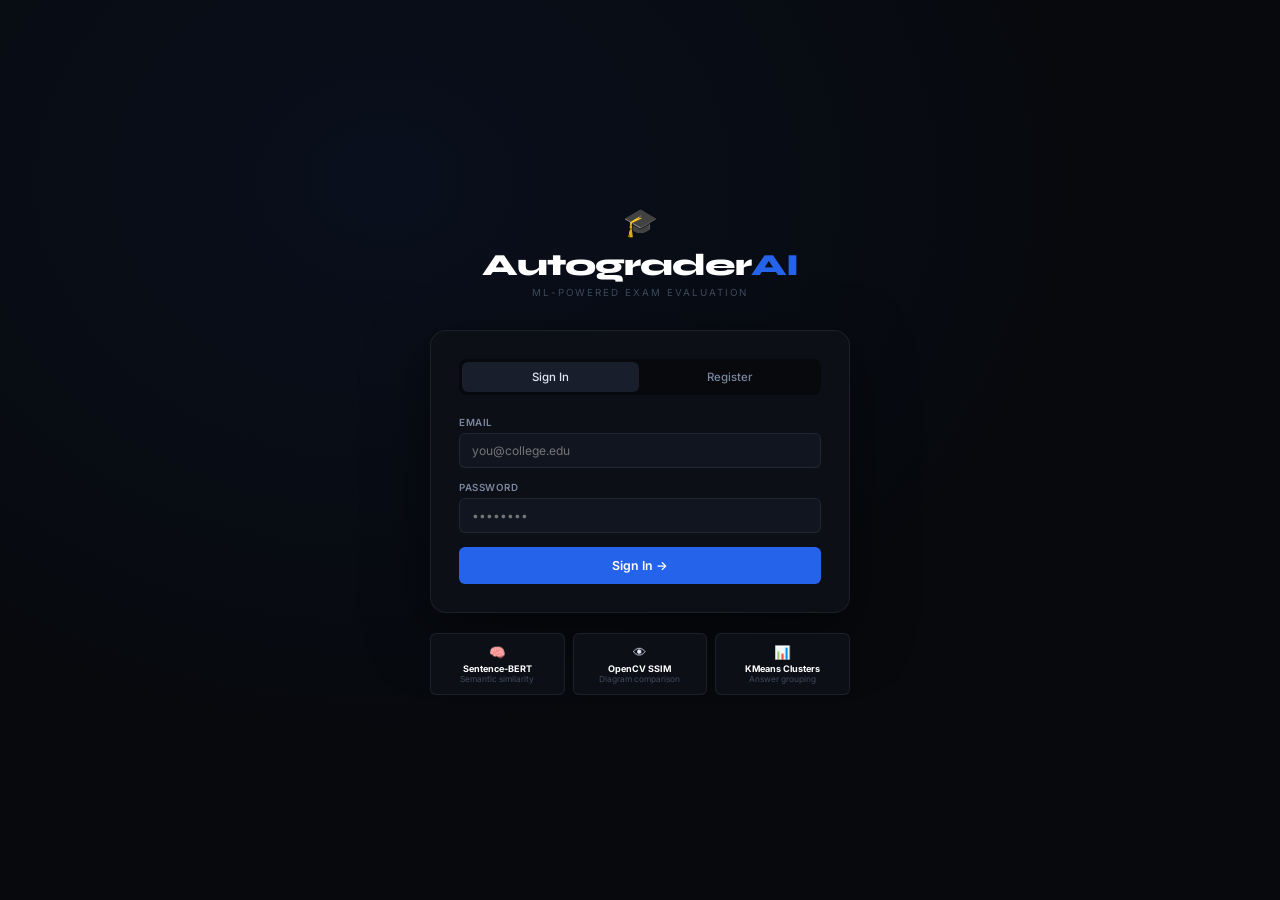
<file: frontend/index.html>
<!DOCTYPE html>
<html lang="en">

<head>
  <meta charset="UTF-8">
  <meta name="viewport" content="width=device-width,initial-scale=1">
  <title>AutoGrader— Smart Exam Grader</title>
  <link rel="stylesheet" href="css/main.css">
</head>

<body class="auth-page">

  <div class="auth-box">
    <div class="auth-logo">
      <div class="auth-logo-icon">🎓</div>
      <h1>Autograder<span>AI</span></h1>
      <p>ML-POWERED EXAM EVALUATION</p>
    </div>

    <div class="auth-card">
      <div class="auth-tabs">
        <button class="auth-tab active" onclick="tab('login')">Sign In</button>
        <button class="auth-tab" onclick="tab('register')">Register</button>
      </div>

      <div id="err" class="err hidden"></div>

      <!-- LOGIN -->
      <div id="panel-login">
        <div class="field"><label>Email</label><input type="email" id="l-email" placeholder="you@college.edu"></div>
        <div class="field"><label>Password</label><input type="password" id="l-pass" placeholder="••••••••"></div>
        <button class="btn btn-primary w-full btn-lg" id="l-btn" onclick="doLogin()">Sign In →</button>

      </div>

      <!-- REGISTER -->
      <div id="panel-register" class="hidden">
        <div class="role-row">
          <button class="role-btn active" id="r-t" onclick="setRole('teacher')"><span
              style="font-size:1.4rem">👨‍🏫</span><span>Teacher</span></button>
          <button class="role-btn" id="r-s" onclick="setRole('student')"><span
              style="font-size:1.4rem">🎓</span><span>Student</span></button>
        </div>
        <div class="field-row">
          <div class="field"><label>Full Name</label><input id="r-name" placeholder="Your name"></div>
          <div class="field"><label>Email</label><input type="email" id="r-email" placeholder="you@college.edu"></div>
        </div>
        <div class="field-row">
          <div class="field"><label>Password</label><input type="password" id="r-pass" placeholder="Min 6 chars"></div>
          <div class="field"><label>Subject</label><input id="r-sub" placeholder="e.g. Computer Science"></div>
        </div>
        <button class="btn btn-primary w-full btn-lg" id="r-btn" onclick="doRegister()">Create Account →</button>
      </div>
    </div>

    <!-- ML Models info -->
    <div style="display:grid;grid-template-columns:repeat(3,1fr);gap:8px;margin-top:20px">
      <div
        style="background:var(--bg2);border:1px solid var(--border);border-radius:var(--rs);padding:10px;text-align:center">
        <div style="font-size:.95rem;margin-bottom:3px">🧠</div>
        <div style="font-size:.65rem;font-weight:700;color:#fff">Sentence-BERT</div>
        <div style="font-size:.6rem;color:var(--text3)">Semantic similarity</div>
      </div>
      <div
        style="background:var(--bg2);border:1px solid var(--border);border-radius:var(--rs);padding:10px;text-align:center">
        <div style="font-size:.95rem;margin-bottom:3px">👁</div>
        <div style="font-size:.65rem;font-weight:700;color:#fff">OpenCV SSIM</div>
        <div style="font-size:.6rem;color:var(--text3)">Diagram comparison</div>
      </div>
      <div
        style="background:var(--bg2);border:1px solid var(--border);border-radius:var(--rs);padding:10px;text-align:center">
        <div style="font-size:.95rem;margin-bottom:3px">📊</div>
        <div style="font-size:.65rem;font-weight:700;color:#fff">KMeans Clusters</div>
        <div style="font-size:.6rem;color:var(--text3)">Answer grouping</div>
      </div>
    </div>
  </div>

  <script>
    const API = 'http://localhost:5000/api';
    let role = 'teacher';

    function tab(t) {
      document.querySelectorAll('.auth-tab').forEach((el, i) => el.classList.toggle('active', t === (i === 0 ? 'login' : 'register')));
      document.getElementById('panel-login').classList.toggle('hidden', t !== 'login');
      document.getElementById('panel-register').classList.toggle('hidden', t !== 'register');
      document.getElementById('err').classList.add('hidden');
    }
    function setRole(r) {
      role = r;
      document.getElementById('r-t').classList.toggle('active', r === 'teacher');
      document.getElementById('r-s').classList.toggle('active', r === 'student');
    }
    function showErr(msg) { const e = document.getElementById('err'); e.textContent = msg; e.classList.remove('hidden'); setTimeout(() => e.classList.add('hidden'), 4000); }

    async function doLogin() {
      const email = document.getElementById('l-email').value.trim(), pw = document.getElementById('l-pass').value;
      if (!email || !pw) { showErr('Email and password required'); return; }
      const btn = document.getElementById('l-btn'); btn.disabled = true; btn.textContent = 'Signing in…';
      try {
        const r = await fetch(`${API}/auth/login`, { method: 'POST', headers: { 'Content-Type': 'application/json' }, body: JSON.stringify({ email, password: pw }) });
        const d = await r.json(); if (!r.ok) { showErr(d.error || 'Login failed'); return; }
        localStorage.setItem('examai_token', d.token); localStorage.setItem('examai_user', JSON.stringify(d.user));
        location.href = d.user.role === 'teacher' ? 'pages/teacher.html' : 'pages/student.html';
      } catch (e) { showErr('Cannot connect to backend. Run: python app.py'); }
      finally { btn.disabled = false; btn.textContent = 'Sign In →'; }
    }

    async function doRegister() {
      const name = document.getElementById('r-name').value.trim(), email = document.getElementById('r-email').value.trim(), pw = document.getElementById('r-pass').value, sub = document.getElementById('r-sub').value.trim();
      if (!name || !email || !pw) { showErr('All fields required'); return; }
      const btn = document.getElementById('r-btn'); btn.disabled = true; btn.textContent = 'Creating…';
      try {
        const r = await fetch(`${API}/auth/register`, { method: 'POST', headers: { 'Content-Type': 'application/json' }, body: JSON.stringify({ name, email, password: pw, role, subject: sub }) });
        const d = await r.json(); if (!r.ok) { showErr(d.error || 'Failed'); return; }
        localStorage.setItem('examai_token', d.token); localStorage.setItem('examai_user', JSON.stringify(d.user));
        location.href = d.user.role === 'teacher' ? 'pages/teacher.html' : 'pages/student.html';
      } catch (e) { showErr('Cannot connect to backend'); }
      finally { btn.disabled = false; btn.textContent = 'Create Account →'; }
    }



    const t = localStorage.getItem('examai_token'), u = JSON.parse(localStorage.getItem('examai_user') || 'null');
    if (t && u) location.href = u.role === 'teacher' ? 'pages/teacher.html' : 'pages/student.html';
  </script>
</body>

</html>
</file>
<file: frontend/css/main.css>
@import url('https://fonts.googleapis.com/css2?family=Inter:wght@300;400;500;600;700&family=JetBrains+Mono:wght@400;500&family=Syne:wght@700;800&display=swap');

:root{
  --bg:#07090D;--bg2:#0C0F16;--bg3:#111520;--bg4:#181E2C;--bg5:#1E2638;
  --border:rgba(255,255,255,.07);--border2:rgba(255,255,255,.12);
  --text:#E1E7F5;--text2:#7A879E;--text3:#3D4A5C;
  --blue:#2563EB;--green:#059669;--gold:#D97706;--red:#DC2626;--purple:#7C3AED;--teal:#0891B2;
  --r:10px;--rs:6px;
}
*{box-sizing:border-box;margin:0;padding:0}
html{font-size:14px;-webkit-font-smoothing:antialiased}
body{background:var(--bg);color:var(--text);font-family:'Inter',sans-serif;min-height:100vh}
::-webkit-scrollbar{width:4px}::-webkit-scrollbar-thumb{background:var(--bg5);border-radius:2px}
input,select,textarea,button{font-family:'Inter',sans-serif}

/* AUTH */
.auth-page{min-height:100vh;display:flex;align-items:center;justify-content:center;background:radial-gradient(ellipse at 30% 20%,rgba(37,99,235,.07),transparent 55%),var(--bg);padding:20px}
.auth-box{width:100%;max-width:420px}
.auth-logo{text-align:center;margin-bottom:32px}
.auth-logo-icon{font-size:2rem;margin-bottom:8px}
.auth-logo h1{font-family:'Syne',sans-serif;font-size:2.2rem;font-weight:800;color:#fff;letter-spacing:-1px}
.auth-logo h1 span{color:var(--blue)}
.auth-logo p{font-size:.7rem;letter-spacing:2px;color:var(--text3);margin-top:4px}
.auth-card{background:var(--bg2);border:1px solid var(--border);border-radius:16px;padding:28px;box-shadow:0 20px 60px rgba(0,0,0,.5)}
.auth-tabs{display:flex;gap:3px;background:var(--bg);border-radius:8px;padding:3px;margin-bottom:22px}
.auth-tab{flex:1;padding:8px;border:none;background:transparent;color:var(--text2);border-radius:6px;cursor:pointer;font-size:.82rem;font-weight:500;transition:.15s}
.auth-tab.active{background:var(--bg4);color:var(--text)}
.role-row{display:grid;grid-template-columns:1fr 1fr;gap:8px;margin-bottom:18px}
.role-btn{display:flex;flex-direction:column;align-items:center;gap:5px;padding:14px;border:1px solid var(--border);background:var(--bg3);border-radius:var(--rs);cursor:pointer;color:var(--text2);font-size:.8rem;transition:.15s}
.role-btn.active{border-color:var(--blue);background:rgba(37,99,235,.1);color:var(--blue)}

/* FORMS */
.field{margin-bottom:14px}
.field label{display:block;font-size:.7rem;font-weight:600;color:var(--text2);margin-bottom:5px;letter-spacing:.5px;text-transform:uppercase}
.field input,.field select,.field textarea{width:100%;padding:9px 12px;background:var(--bg3);border:1px solid var(--border);border-radius:var(--rs);color:var(--text);font-size:.86rem;outline:none;transition:.15s}
.field input:focus,.field select:focus,.field textarea:focus{border-color:rgba(37,99,235,.5);box-shadow:0 0 0 3px rgba(37,99,235,.08)}
.field textarea{resize:vertical;min-height:75px;line-height:1.6}
.field-row{display:grid;grid-template-columns:1fr 1fr;gap:12px}

/* BUTTONS */
.btn{display:inline-flex;align-items:center;justify-content:center;gap:6px;padding:8px 16px;border:none;border-radius:var(--rs);cursor:pointer;font-size:.82rem;font-weight:600;transition:.15s;white-space:nowrap}
.btn:disabled{opacity:.4;cursor:not-allowed}
.btn-primary{background:var(--blue);color:#fff}
.btn-primary:hover:not(:disabled){background:#1d4ed8}
.btn-secondary{background:var(--bg4);color:var(--text2);border:1px solid var(--border2)}
.btn-secondary:hover:not(:disabled){background:var(--bg5);color:var(--text)}
.btn-success{background:rgba(5,150,105,.12);color:var(--green);border:1px solid rgba(5,150,105,.2)}
.btn-danger{background:rgba(220,38,38,.1);color:var(--red);border:1px solid rgba(220,38,38,.2)}
.btn-ghost{background:transparent;color:var(--text2)}
.btn-ghost:hover:not(:disabled){background:rgba(255,255,255,.04);color:var(--text)}
.btn-lg{padding:11px 22px;font-size:.88rem}
.btn-sm{padding:5px 11px;font-size:.74rem}
.btn-icon{padding:7px}
.w-full{width:100%}

/* LAYOUT */
.app{display:flex;height:100vh;overflow:hidden}
.sidebar{width:220px;background:var(--bg2);border-right:1px solid var(--border);display:flex;flex-direction:column;flex-shrink:0}
.sb-brand{display:flex;align-items:center;gap:8px;padding:16px 14px;border-bottom:1px solid var(--border)}
.sb-brand-icon{width:28px;height:28px;background:var(--blue);border-radius:7px;display:flex;align-items:center;justify-content:center;font-size:.85rem;flex-shrink:0}
.sb-brand-name{font-family:'Syne',sans-serif;font-weight:800;font-size:.85rem;color:#fff}
.sb-user{display:flex;align-items:center;gap:9px;padding:11px 12px;border-bottom:1px solid var(--border)}
.sb-av{width:30px;height:30px;border-radius:50%;display:flex;align-items:center;justify-content:center;font-weight:700;font-size:.75rem;flex-shrink:0}
.sb-name{font-size:.8rem;font-weight:600;white-space:nowrap;overflow:hidden;text-overflow:ellipsis}
.sb-role{font-size:.65rem;color:var(--text3)}
.sb-nav{flex:1;overflow-y:auto;padding:8px}
.sb-sec{font-size:.6rem;font-weight:700;letter-spacing:1px;text-transform:uppercase;color:var(--text3);padding:8px 8px 4px}
.nav-btn{display:flex;align-items:center;gap:9px;padding:8px 10px;border-radius:var(--rs);cursor:pointer;color:var(--text2);font-size:.8rem;font-weight:500;transition:.12s;border:none;background:none;width:100%;text-align:left}
.nav-btn:hover{background:rgba(255,255,255,.04);color:var(--text)}
.nav-btn.active{background:rgba(37,99,235,.12);color:var(--blue)}
.nav-icon{font-size:.9rem;width:16px;text-align:center;flex-shrink:0}
.nav-badge{margin-left:auto;background:var(--red);color:#fff;font-size:.6rem;font-weight:700;padding:1px 5px;border-radius:6px}
.sb-foot{padding:8px;border-top:1px solid var(--border)}
.main{flex:1;overflow-y:auto}
.wrap{padding:24px 28px;max-width:1200px}
.page{display:none}.page.active{display:block;animation:fadein .2s ease}
@keyframes fadein{from{opacity:0;transform:translateY(6px)}to{opacity:1;transform:translateY(0)}}

/* PAGE HEADER */
.ph{display:flex;align-items:flex-start;justify-content:space-between;margin-bottom:24px}
.ph h1{font-family:'Syne',sans-serif;font-size:1.6rem;font-weight:800;color:#fff;letter-spacing:-.5px}
.ph p{color:var(--text2);font-size:.8rem;margin-top:3px}

/* CARDS */
.card{background:var(--bg2);border:1px solid var(--border);border-radius:var(--r);padding:20px}
.card-sm{padding:14px}
.card-hover:hover{border-color:var(--border2);transform:translateY(-1px);transition:.15s}
.card-header{display:flex;align-items:center;justify-content:space-between;margin-bottom:16px}
.card-title{font-weight:700;font-size:.88rem;color:#fff}
.card-sub{font-size:.72rem;color:var(--text3);margin-top:2px}

/* STATS */
.stats{display:grid;grid-template-columns:repeat(4,1fr);gap:14px;margin-bottom:22px}
.stat{background:var(--bg2);border:1px solid var(--border);border-radius:var(--r);padding:18px;border-top:2px solid var(--stat-color,var(--blue))}
.stat-label{font-size:.65rem;font-weight:700;letter-spacing:.8px;text-transform:uppercase;color:var(--text3);margin-bottom:8px}
.stat-value{font-family:'Syne',sans-serif;font-size:1.8rem;font-weight:800;color:var(--stat-color,#fff);letter-spacing:-1px}
.stat-sub{font-size:.7rem;color:var(--text2);margin-top:4px}

/* TABLE */
.tbl-wrap{overflow-x:auto}
table{width:100%;border-collapse:collapse}
th{padding:9px 13px;text-align:left;font-size:.65rem;font-weight:700;letter-spacing:.6px;text-transform:uppercase;color:var(--text3);border-bottom:1px solid var(--border)}
td{padding:11px 13px;font-size:.8rem;border-bottom:1px solid rgba(255,255,255,.03)}
tbody tr:hover td{background:rgba(255,255,255,.02)}
tbody tr:last-child td{border-bottom:none}

/* BADGES */
.badge{display:inline-flex;align-items:center;padding:2px 8px;border-radius:20px;font-size:.66rem;font-weight:700}
.bg-green{background:rgba(5,150,105,.12);color:var(--green)}
.bg-blue{background:rgba(37,99,235,.12);color:var(--blue)}
.bg-gold{background:rgba(217,119,6,.12);color:var(--gold)}
.bg-red{background:rgba(220,38,38,.12);color:var(--red)}
.bg-gray{background:rgba(255,255,255,.07);color:var(--text2)}
.bg-purple{background:rgba(124,58,237,.12);color:var(--purple)}

/* PROGRESS */
.prog-track{height:4px;background:var(--bg5);border-radius:2px;overflow:hidden}
.prog-fill{height:100%;border-radius:2px;transition:width .5s}

/* UPLOAD */
.drop-zone{border:2px dashed rgba(255,255,255,.1);border-radius:var(--r);padding:36px 20px;text-align:center;cursor:pointer;transition:.15s}
.drop-zone:hover,.drop-zone.drag{border-color:var(--blue);background:rgba(37,99,235,.04)}
.drop-zone input{display:none}
.drop-icon{font-size:2.2rem;margin-bottom:10px}

/* MODAL */
.overlay{position:fixed;inset:0;background:rgba(0,0,0,.7);z-index:999;display:none;align-items:center;justify-content:center;padding:16px;backdrop-filter:blur(3px)}
.overlay.open{display:flex;animation:fadein .15s}
.modal{background:var(--bg2);border:1px solid var(--border);border-radius:16px;width:100%;display:flex;flex-direction:column;max-height:90vh}
.modal-sm{max-width:460px}.modal-md{max-width:640px}.modal-lg{max-width:860px}.modal-xl{max-width:1050px}
.modal-head{display:flex;align-items:center;justify-content:space-between;padding:16px 20px;border-bottom:1px solid var(--border);flex-shrink:0}
.modal-head h3{font-weight:700;font-size:.92rem;color:#fff}
.modal-close{background:none;border:none;color:var(--text2);cursor:pointer;font-size:1.1rem;padding:3px;border-radius:4px}
.modal-body{flex:1;overflow-y:auto;padding:20px}
.modal-foot{padding:12px 20px;border-top:1px solid var(--border);display:flex;justify-content:flex-end;gap:8px;flex-shrink:0}

/* ANSWER CARD */
.ans-card{background:var(--bg3);border:1px solid var(--border);border-radius:var(--r);overflow:hidden;margin-bottom:10px}
.ans-head{display:flex;align-items:center;gap:10px;padding:12px 14px;cursor:pointer}
.ans-head:hover{background:rgba(255,255,255,.02)}
.score-ring{width:40px;height:40px;border-radius:50%;border:2px solid;display:flex;align-items:center;justify-content:center;font-family:'JetBrains Mono',monospace;font-size:.78rem;font-weight:700;flex-shrink:0}
.ans-body{border-top:1px solid var(--border);padding:14px}

/* ML CHIP */
.ml-chip{display:inline-flex;align-items:center;gap:4px;padding:2px 7px;background:rgba(37,99,235,.1);border:1px solid rgba(37,99,235,.2);border-radius:4px;font-size:.65rem;color:var(--blue);font-family:'JetBrains Mono',monospace}

/* CHARTS */
.chart-img{width:100%;border-radius:var(--rs);border:1px solid var(--border)}
.chart-grid{display:grid;grid-template-columns:1fr 1fr;gap:16px;margin-bottom:20px}

/* UTILS */
.grid-2{display:grid;grid-template-columns:1fr 1fr;gap:16px}
.grid-3{display:grid;grid-template-columns:1fr 1fr 1fr;gap:14px}
.flex{display:flex}.items-c{align-items:center}.jc-sb{justify-content:space-between}
.gap-6{gap:6px}.gap-10{gap:10px}.gap-12{gap:12px}
.mt-8{margin-top:8px}.mt-12{margin-top:12px}.mt-16{margin-top:16px}.mt-20{margin-top:20px}
.mb-8{margin-bottom:8px}.mb-12{margin-bottom:12px}.mb-16{margin-bottom:16px}
.text-xs{font-size:.7rem}.text-sm{font-size:.78rem}.text-muted{color:var(--text2)}.text-dim{color:var(--text3)}
.mono{font-family:'JetBrains Mono',monospace}
.hidden{display:none!important}
.spin{animation:spin 1s linear infinite}@keyframes spin{to{transform:rotate(360deg)}}
.shimmer{background:linear-gradient(90deg,var(--bg3) 25%,var(--bg4) 50%,var(--bg3) 75%);background-size:200% 100%;animation:shim 1.5s infinite}@keyframes shim{0%{background-position:-200% 0}100%{background-position:200% 0}}
.err{background:rgba(220,38,38,.09);border:1px solid rgba(220,38,38,.2);border-radius:var(--rs);padding:9px 13px;color:var(--red);font-size:.8rem;margin-bottom:14px}
.toast{position:fixed;bottom:20px;right:20px;padding:11px 16px;border-radius:var(--rs);font-size:.79rem;font-weight:500;z-index:9999;transform:translateY(50px);opacity:0;transition:.25s;max-width:300px}
.toast.show{transform:translateY(0);opacity:1}
.toast-s{background:#0A2A1A;border:1px solid var(--green);color:var(--green)}
.toast-e{background:#2A0A0A;border:1px solid var(--red);color:var(--red)}
.toast-i{background:#0A122A;border:1px solid var(--blue);color:var(--blue)}
.ai-load{display:flex;align-items:center;gap:10px;padding:12px 16px;background:rgba(37,99,235,.06);border:1px solid rgba(37,99,235,.15);border-radius:var(--rs);font-size:.8rem;color:var(--blue)}
.dots span{display:inline-block;width:4px;height:4px;border-radius:50%;background:var(--blue);margin:0 2px;animation:dp 1.2s infinite}
.dots span:nth-child(2){animation-delay:.2s}.dots span:nth-child(3){animation-delay:.4s}
@keyframes dp{0%,60%,100%{opacity:.3;transform:scale(.8)}30%{opacity:1;transform:scale(1)}}
.divider{display:flex;align-items:center;gap:10px;margin:16px 0;color:var(--text3);font-size:.72rem}
.divider::before,.divider::after{content:'';flex:1;height:1px;background:var(--border)}

/* Q BUILDER */
.q-item{background:var(--bg3);border:1px solid var(--border);border-radius:var(--rs);padding:14px;margin-bottom:10px}
.q-item-head{display:flex;align-items:center;gap:8px;margin-bottom:10px}
.q-num-badge{font-family:'JetBrains Mono',monospace;font-size:.7rem;background:rgba(37,99,235,.12);color:var(--blue);padding:2px 7px;border-radius:4px;flex-shrink:0}
.sub-q{background:var(--bg4);border:1px solid var(--border);border-radius:var(--rs);padding:11px;margin-top:8px}
.or-label{display:inline-block;padding:1px 6px;background:rgba(124,58,237,.12);color:var(--purple);border-radius:3px;font-size:.65rem;font-weight:700;margin-right:6px}

@media(max-width:900px){.stats{grid-template-columns:repeat(2,1fr)}.chart-grid{grid-template-columns:1fr}}
@media(max-width:700px){.sidebar{width:52px}.sb-brand-name,.sb-name,.sb-role,.sb-sec,.nav-btn span:not(.nav-icon),.nav-badge{display:none}.main .wrap{padding:16px}}
</file>
